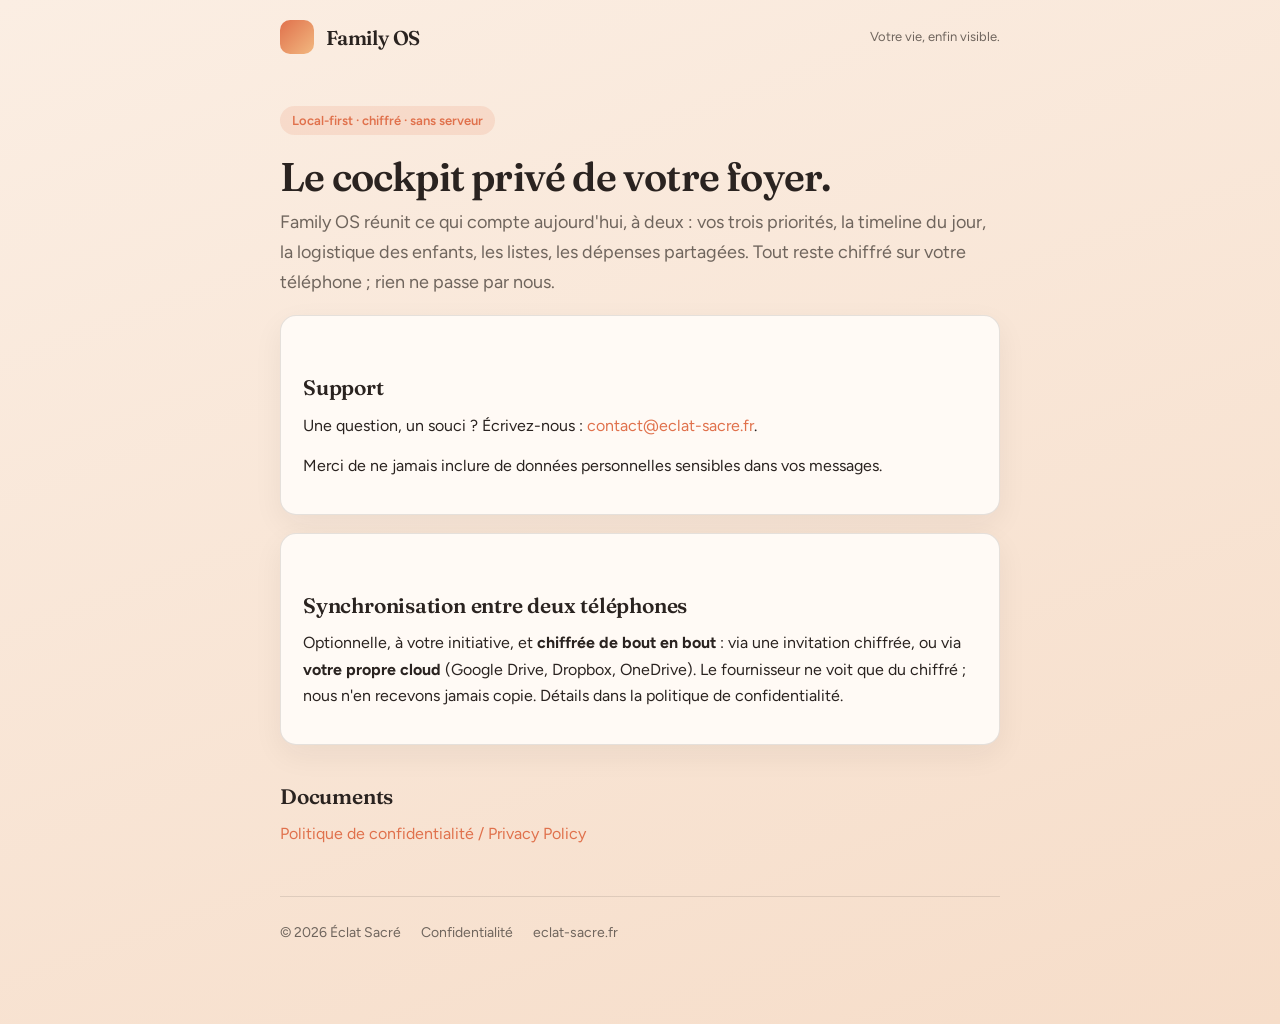
<file: index.html>
<!doctype html>
<html lang="fr">
<head>
  <meta charset="utf-8" />
  <meta name="viewport" content="width=device-width, initial-scale=1, viewport-fit=cover" />
  <title>Family OS · Votre vie, enfin visible.</title>
  <meta name="description" content="Family OS : le cockpit privé du couple et du foyer. Local-first, chiffré, sans compte, sans publicité." />
  <link rel="preconnect" href="https://fonts.googleapis.com" />
  <link rel="preconnect" href="https://fonts.gstatic.com" crossorigin />
  <link href="https://fonts.googleapis.com/css2?family=Figtree:wght@400;500;600&family=Fraunces:opsz,wght@9..144,500;9..144,600&display=swap" rel="stylesheet" />
  <link rel="stylesheet" href="styles.css" />
</head>
<body>
  <header class="site">
    <div class="mark" aria-hidden="true"></div>
    <div class="name">Family OS</div>
    <div class="tag">Votre vie, enfin visible.</div>
  </header>

  <main class="wrap">
    <span class="pill">Local-first · chiffré · sans serveur</span>
    <h1>Le cockpit privé de votre foyer.</h1>
    <p class="lead">Family OS réunit ce qui compte aujourd'hui, à deux : vos trois priorités, la timeline du jour, la logistique des enfants, les listes, les dépenses partagées. Tout reste chiffré sur votre téléphone ; rien ne passe par nous.</p>

    <div class="card">
      <h2>Support</h2>
      <p>Une question, un souci ? Écrivez-nous : <a href="mailto:contact@eclat-sacre.fr">contact@eclat-sacre.fr</a>.</p>
      <p>Merci de ne jamais inclure de données personnelles sensibles dans vos messages.</p>
    </div>

    <div class="card">
      <h2>Synchronisation entre deux téléphones</h2>
      <p>Optionnelle, à votre initiative, et <strong>chiffrée de bout en bout</strong> : via une invitation chiffrée, ou via <strong>votre propre cloud</strong> (Google Drive, Dropbox, OneDrive). Le fournisseur ne voit que du chiffré ; nous n'en recevons jamais copie. Détails dans la politique de confidentialité.</p>
    </div>

    <h2>Documents</h2>
    <nav class="legal">
      <a href="confidentialite.html">Politique de confidentialité / Privacy Policy</a>
    </nav>

    <footer class="site">
      <span>© 2026 Éclat Sacré</span>
      <a href="confidentialite.html">Confidentialité</a>
      <a href="https://www.eclat-sacre.fr" target="_blank" rel="noopener">eclat-sacre.fr</a>
    </footer>
  </main>
</body>
</html>
</file>
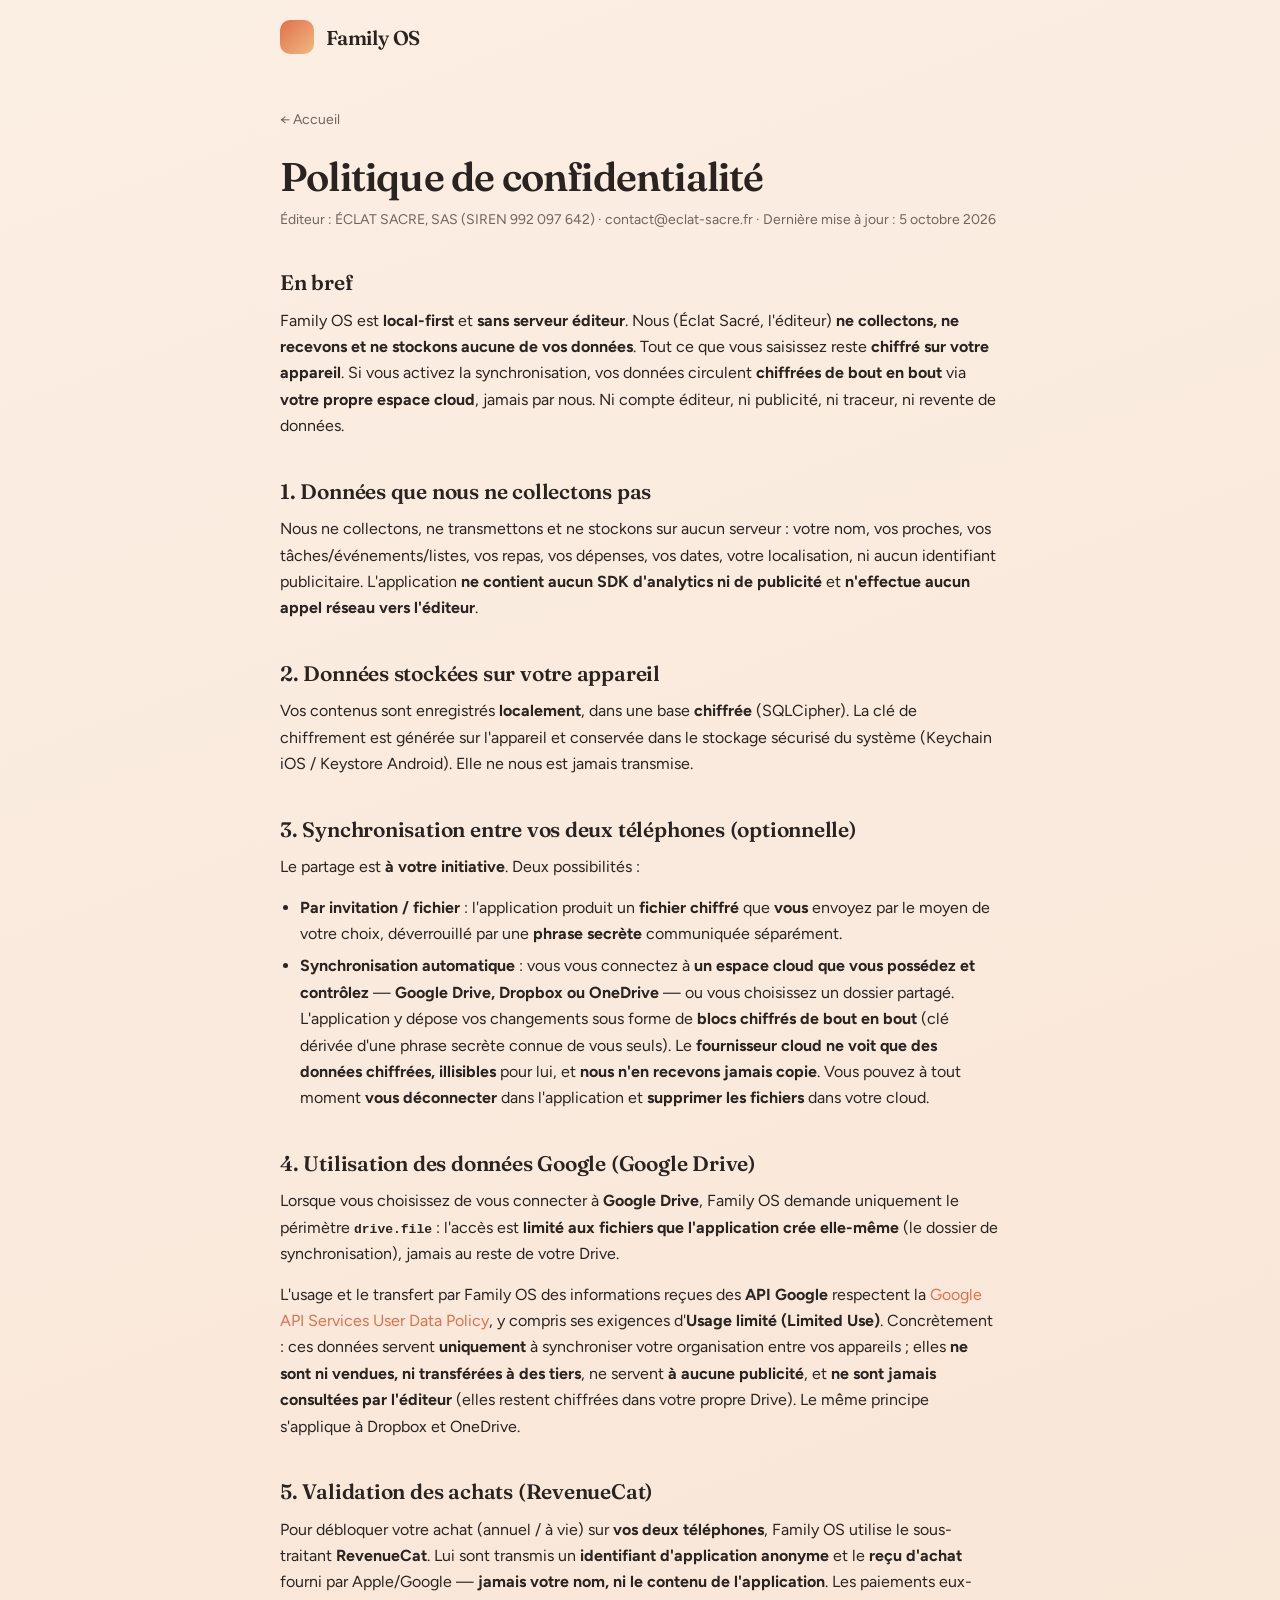
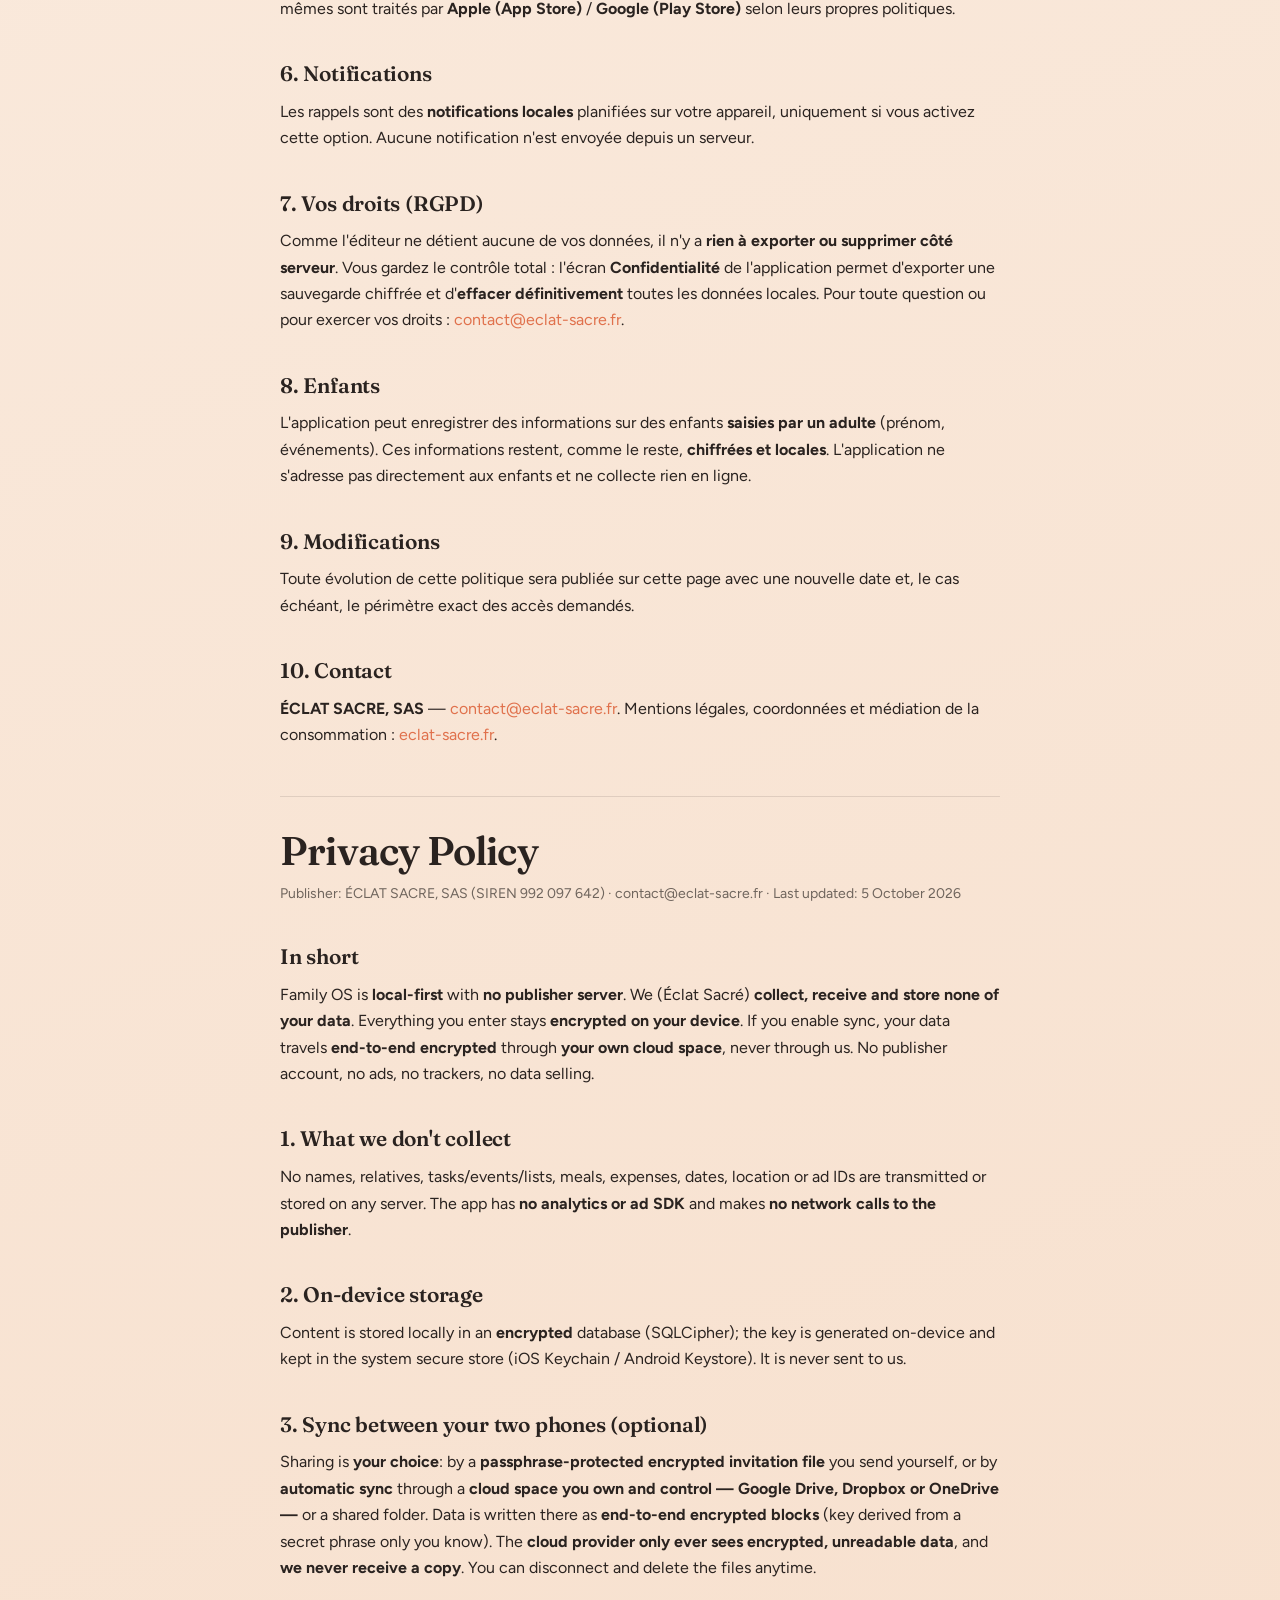
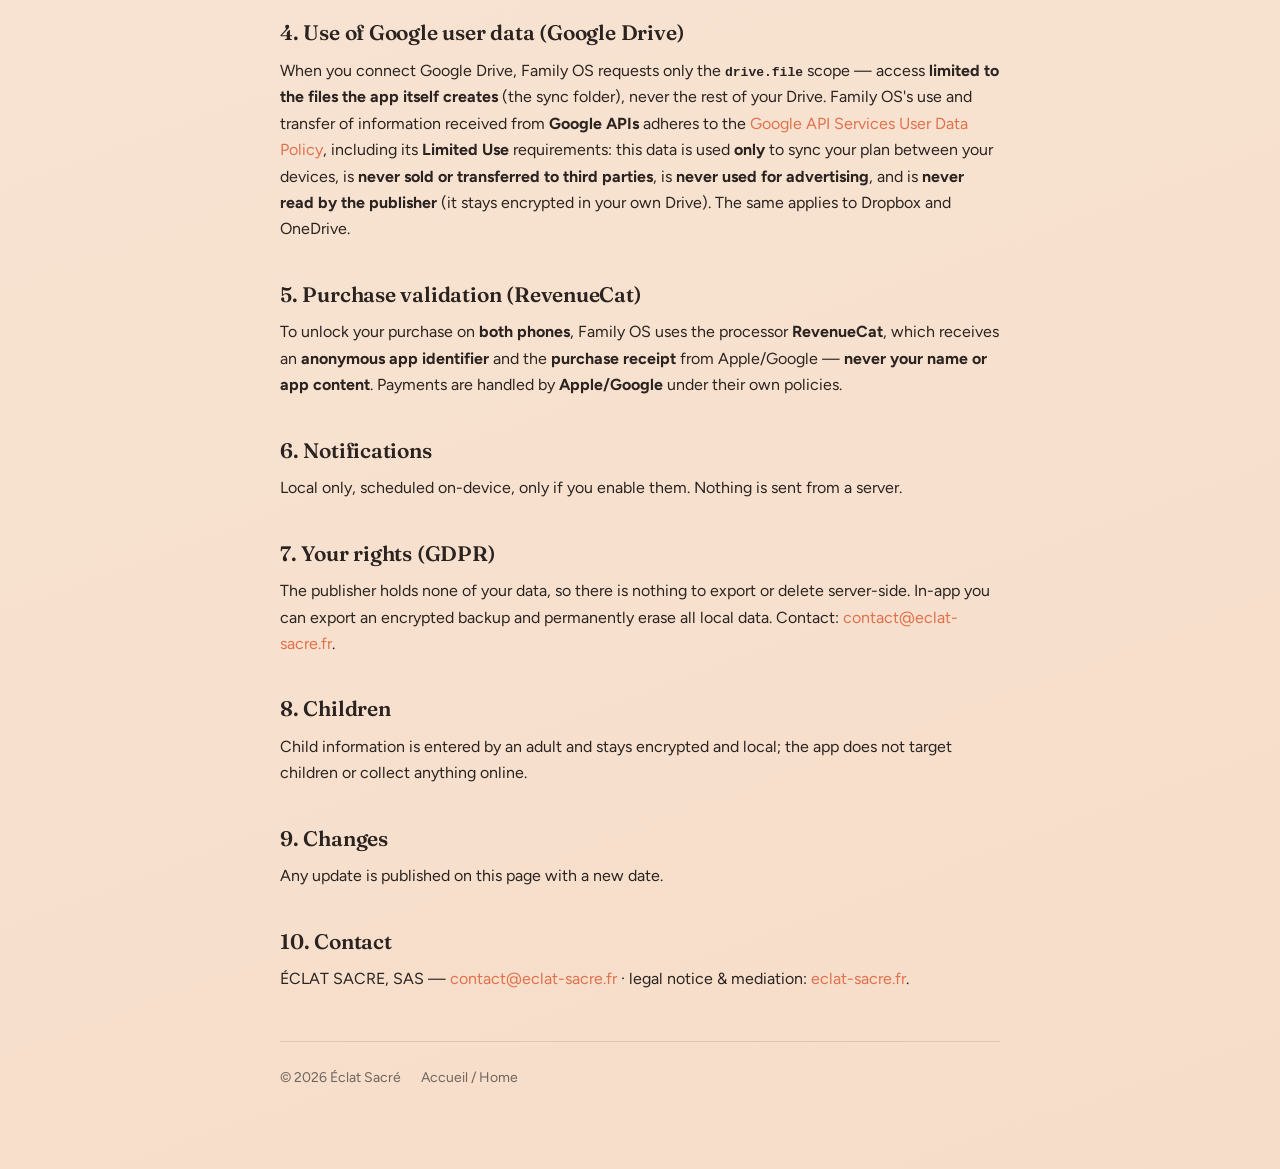
<file: confidentialite.html>
<!doctype html>
<html lang="fr">
<head>
  <meta charset="utf-8" />
  <meta name="viewport" content="width=device-width, initial-scale=1, viewport-fit=cover" />
  <title>Confidentialité · Family OS</title>
  <meta name="description" content="Politique de confidentialité de Family OS : local-first, sans serveur éditeur, synchronisation chiffrée de bout en bout via votre propre cloud." />
  <link rel="preconnect" href="https://fonts.googleapis.com" />
  <link rel="preconnect" href="https://fonts.gstatic.com" crossorigin />
  <link href="https://fonts.googleapis.com/css2?family=Figtree:wght@400;500;600&family=Fraunces:opsz,wght@9..144,500;9..144,600&display=swap" rel="stylesheet" />
  <link rel="stylesheet" href="styles.css" />
</head>
<body>
  <header class="site">
    <div class="mark" aria-hidden="true"></div>
    <div class="name">Family OS</div>
  </header>

  <main class="wrap">
    <a class="back" href="index.html">← Accueil</a>
    <h1>Politique de confidentialité</h1>
    <p class="updated">Éditeur : ÉCLAT SACRE, SAS (SIREN 992 097 642) · contact@eclat-sacre.fr · Dernière mise à jour : 5 octobre 2026</p>

    <h2>En bref</h2>
    <p>Family OS est <strong>local-first</strong> et <strong>sans serveur éditeur</strong>. Nous (Éclat Sacré, l'éditeur) <strong>ne collectons, ne recevons et ne stockons aucune de vos données</strong>. Tout ce que vous saisissez reste <strong>chiffré sur votre appareil</strong>. Si vous activez la synchronisation, vos données circulent <strong>chiffrées de bout en bout</strong> via <strong>votre propre espace cloud</strong>, jamais par nous. Ni compte éditeur, ni publicité, ni traceur, ni revente de données.</p>

    <h2>1. Données que nous ne collectons pas</h2>
    <p>Nous ne collectons, ne transmettons et ne stockons sur aucun serveur : votre nom, vos proches, vos tâches/événements/listes, vos repas, vos dépenses, vos dates, votre localisation, ni aucun identifiant publicitaire. L'application <strong>ne contient aucun SDK d'analytics ni de publicité</strong> et <strong>n'effectue aucun appel réseau vers l'éditeur</strong>.</p>

    <h2>2. Données stockées sur votre appareil</h2>
    <p>Vos contenus sont enregistrés <strong>localement</strong>, dans une base <strong>chiffrée</strong> (SQLCipher). La clé de chiffrement est générée sur l'appareil et conservée dans le stockage sécurisé du système (Keychain iOS / Keystore Android). Elle ne nous est jamais transmise.</p>

    <h2>3. Synchronisation entre vos deux téléphones (optionnelle)</h2>
    <p>Le partage est <strong>à votre initiative</strong>. Deux possibilités :</p>
    <ul>
      <li><strong>Par invitation / fichier</strong> : l'application produit un <strong>fichier chiffré</strong> que <strong>vous</strong> envoyez par le moyen de votre choix, déverrouillé par une <strong>phrase secrète</strong> communiquée séparément.</li>
      <li><strong>Synchronisation automatique</strong> : vous vous connectez à <strong>un espace cloud que vous possédez et contrôlez</strong> — <strong>Google Drive, Dropbox ou OneDrive</strong> — ou vous choisissez un dossier partagé. L'application y dépose vos changements sous forme de <strong>blocs chiffrés de bout en bout</strong> (clé dérivée d'une phrase secrète connue de vous seuls). Le <strong>fournisseur cloud ne voit que des données chiffrées, illisibles</strong> pour lui, et <strong>nous n'en recevons jamais copie</strong>. Vous pouvez à tout moment <strong>vous déconnecter</strong> dans l'application et <strong>supprimer les fichiers</strong> dans votre cloud.</li>
    </ul>

    <h2>4. Utilisation des données Google (Google Drive)</h2>
    <p>Lorsque vous choisissez de vous connecter à <strong>Google Drive</strong>, Family OS demande uniquement le périmètre <strong><code>drive.file</code></strong> : l'accès est <strong>limité aux fichiers que l'application crée elle-même</strong> (le dossier de synchronisation), jamais au reste de votre Drive.</p>
    <p>L'usage et le transfert par Family OS des informations reçues des <strong>API Google</strong> respectent la <a href="https://developers.google.com/terms/api-services-user-data-policy" target="_blank" rel="noopener">Google API Services User Data Policy</a>, y compris ses exigences d'<strong>Usage limité (Limited Use)</strong>. Concrètement : ces données servent <strong>uniquement</strong> à synchroniser votre organisation entre vos appareils ; elles <strong>ne sont ni vendues, ni transférées à des tiers</strong>, ne servent <strong>à aucune publicité</strong>, et <strong>ne sont jamais consultées par l'éditeur</strong> (elles restent chiffrées dans votre propre Drive). Le même principe s'applique à Dropbox et OneDrive.</p>

    <h2>5. Validation des achats (RevenueCat)</h2>
    <p>Pour débloquer votre achat (annuel / à vie) sur <strong>vos deux téléphones</strong>, Family OS utilise le sous-traitant <strong>RevenueCat</strong>. Lui sont transmis un <strong>identifiant d'application anonyme</strong> et le <strong>reçu d'achat</strong> fourni par Apple/Google — <strong>jamais votre nom, ni le contenu de l'application</strong>. Les paiements eux-mêmes sont traités par <strong>Apple (App Store)</strong> / <strong>Google (Play Store)</strong> selon leurs propres politiques.</p>

    <h2>6. Notifications</h2>
    <p>Les rappels sont des <strong>notifications locales</strong> planifiées sur votre appareil, uniquement si vous activez cette option. Aucune notification n'est envoyée depuis un serveur.</p>

    <h2>7. Vos droits (RGPD)</h2>
    <p>Comme l'éditeur ne détient aucune de vos données, il n'y a <strong>rien à exporter ou supprimer côté serveur</strong>. Vous gardez le contrôle total : l'écran <strong>Confidentialité</strong> de l'application permet d'exporter une sauvegarde chiffrée et d'<strong>effacer définitivement</strong> toutes les données locales. Pour toute question ou pour exercer vos droits : <a href="mailto:contact@eclat-sacre.fr">contact@eclat-sacre.fr</a>.</p>

    <h2>8. Enfants</h2>
    <p>L'application peut enregistrer des informations sur des enfants <strong>saisies par un adulte</strong> (prénom, événements). Ces informations restent, comme le reste, <strong>chiffrées et locales</strong>. L'application ne s'adresse pas directement aux enfants et ne collecte rien en ligne.</p>

    <h2>9. Modifications</h2>
    <p>Toute évolution de cette politique sera publiée sur cette page avec une nouvelle date et, le cas échéant, le périmètre exact des accès demandés.</p>

    <h2>10. Contact</h2>
    <p><strong>ÉCLAT SACRE, SAS</strong> — <a href="mailto:contact@eclat-sacre.fr">contact@eclat-sacre.fr</a>. Mentions légales, coordonnées et médiation de la consommation : <a href="https://www.eclat-sacre.fr" target="_blank" rel="noopener">eclat-sacre.fr</a>.</p>

    <hr class="langsep" />

    <h1>Privacy Policy</h1>
    <p class="updated">Publisher: ÉCLAT SACRE, SAS (SIREN 992 097 642) · contact@eclat-sacre.fr · Last updated: 5 October 2026</p>

    <h2>In short</h2>
    <p>Family OS is <strong>local-first</strong> with <strong>no publisher server</strong>. We (Éclat Sacré) <strong>collect, receive and store none of your data</strong>. Everything you enter stays <strong>encrypted on your device</strong>. If you enable sync, your data travels <strong>end-to-end encrypted</strong> through <strong>your own cloud space</strong>, never through us. No publisher account, no ads, no trackers, no data selling.</p>

    <h2>1. What we don't collect</h2>
    <p>No names, relatives, tasks/events/lists, meals, expenses, dates, location or ad IDs are transmitted or stored on any server. The app has <strong>no analytics or ad SDK</strong> and makes <strong>no network calls to the publisher</strong>.</p>

    <h2>2. On-device storage</h2>
    <p>Content is stored locally in an <strong>encrypted</strong> database (SQLCipher); the key is generated on-device and kept in the system secure store (iOS Keychain / Android Keystore). It is never sent to us.</p>

    <h2>3. Sync between your two phones (optional)</h2>
    <p>Sharing is <strong>your choice</strong>: by a <strong>passphrase-protected encrypted invitation file</strong> you send yourself, or by <strong>automatic sync</strong> through a <strong>cloud space you own and control — Google Drive, Dropbox or OneDrive —</strong> or a shared folder. Data is written there as <strong>end-to-end encrypted blocks</strong> (key derived from a secret phrase only you know). The <strong>cloud provider only ever sees encrypted, unreadable data</strong>, and <strong>we never receive a copy</strong>. You can disconnect and delete the files anytime.</p>

    <h2>4. Use of Google user data (Google Drive)</h2>
    <p>When you connect Google Drive, Family OS requests only the <strong><code>drive.file</code></strong> scope — access <strong>limited to the files the app itself creates</strong> (the sync folder), never the rest of your Drive. Family OS's use and transfer of information received from <strong>Google APIs</strong> adheres to the <a href="https://developers.google.com/terms/api-services-user-data-policy" target="_blank" rel="noopener">Google API Services User Data Policy</a>, including its <strong>Limited Use</strong> requirements: this data is used <strong>only</strong> to sync your plan between your devices, is <strong>never sold or transferred to third parties</strong>, is <strong>never used for advertising</strong>, and is <strong>never read by the publisher</strong> (it stays encrypted in your own Drive). The same applies to Dropbox and OneDrive.</p>

    <h2>5. Purchase validation (RevenueCat)</h2>
    <p>To unlock your purchase on <strong>both phones</strong>, Family OS uses the processor <strong>RevenueCat</strong>, which receives an <strong>anonymous app identifier</strong> and the <strong>purchase receipt</strong> from Apple/Google — <strong>never your name or app content</strong>. Payments are handled by <strong>Apple/Google</strong> under their own policies.</p>

    <h2>6. Notifications</h2>
    <p>Local only, scheduled on-device, only if you enable them. Nothing is sent from a server.</p>

    <h2>7. Your rights (GDPR)</h2>
    <p>The publisher holds none of your data, so there is nothing to export or delete server-side. In-app you can export an encrypted backup and permanently erase all local data. Contact: <a href="mailto:contact@eclat-sacre.fr">contact@eclat-sacre.fr</a>.</p>

    <h2>8. Children</h2>
    <p>Child information is entered by an adult and stays encrypted and local; the app does not target children or collect anything online.</p>

    <h2>9. Changes</h2>
    <p>Any update is published on this page with a new date.</p>

    <h2>10. Contact</h2>
    <p>ÉCLAT SACRE, SAS — <a href="mailto:contact@eclat-sacre.fr">contact@eclat-sacre.fr</a> · legal notice &amp; mediation: <a href="https://www.eclat-sacre.fr" target="_blank" rel="noopener">eclat-sacre.fr</a>.</p>

    <footer class="site">
      <span>© 2026 Éclat Sacré</span>
      <a href="index.html">Accueil / Home</a>
    </footer>
  </main>
</body>
</html>
</file>
<file: styles.css>
:root {
  --bg: #fbeee3;
  --bg2: #f6ddc9;
  --surface: #fffaf5;
  --text: #2a2320;
  --muted: #6f655d;
  --accent: #e0714c;
  --border: rgba(42, 35, 32, 0.12);
  --maxw: 760px;
}
* { box-sizing: border-box; }
html, body { margin: 0; padding: 0; }
body {
  background: linear-gradient(160deg, var(--bg), var(--bg2));
  min-height: 100vh;
  color: var(--text);
  font-family: "Figtree", -apple-system, BlinkMacSystemFont, "Segoe UI", Roboto, Helvetica, Arial, sans-serif;
  line-height: 1.65;
  -webkit-font-smoothing: antialiased;
}
.wrap { max-width: var(--maxw); margin: 0 auto; padding: 32px 20px 80px; }
header.site {
  display: flex; align-items: center; gap: 12px;
  padding: 20px; max-width: var(--maxw); margin: 0 auto;
}
header.site .mark {
  width: 34px; height: 34px; border-radius: 10px;
  background: linear-gradient(135deg, var(--accent), #f2b880);
  flex: none;
}
header.site .name { font-family: "Fraunces", Georgia, serif; font-weight: 600; font-size: 20px; letter-spacing: -0.01em; }
header.site .tag { color: var(--muted); font-size: 13px; margin-left: auto; }
h1 { font-family: "Fraunces", Georgia, serif; font-size: clamp(28px, 6vw, 40px); line-height: 1.12; letter-spacing: -0.02em; margin: 0 0 8px; font-weight: 600; }
h2 { font-family: "Fraunces", Georgia, serif; font-size: 21px; margin: 34px 0 8px; letter-spacing: -0.01em; font-weight: 600; }
h3 { font-size: 16px; margin: 22px 0 6px; }
.updated { color: var(--muted); font-size: 14px; margin-bottom: 28px; }
p, li { color: var(--text); }
p { margin: 0 0 14px; }
ul { margin: 0 0 16px; padding-left: 20px; }
li { margin-bottom: 6px; }
a { color: var(--accent); text-decoration: none; }
a:hover { text-decoration: underline; }
.card {
  background: var(--surface); border: 1px solid var(--border);
  border-radius: 16px; padding: 20px 22px; margin: 18px 0;
  box-shadow: 0 10px 30px rgba(42, 35, 32, 0.06);
}
.lead { color: var(--muted); font-size: 18px; }
.pill {
  display: inline-block; padding: 4px 12px; border-radius: 999px;
  background: rgba(224, 113, 76, 0.14); color: var(--accent);
  font-size: 13px; font-weight: 600; margin-bottom: 20px;
}
.langsep { border: none; border-top: 1px solid var(--border); margin: 48px 0 32px; }
nav.legal { display: flex; flex-wrap: wrap; gap: 8px 20px; margin: 8px 0 28px; }
footer.site {
  border-top: 1px solid var(--border); margin-top: 48px; padding-top: 24px;
  color: var(--muted); font-size: 14px;
  display: flex; flex-wrap: wrap; gap: 8px 20px; align-items: center;
}
footer.site a { color: var(--muted); }
.back { color: var(--muted); font-size: 14px; display: inline-block; margin-bottom: 24px; }
</file>
